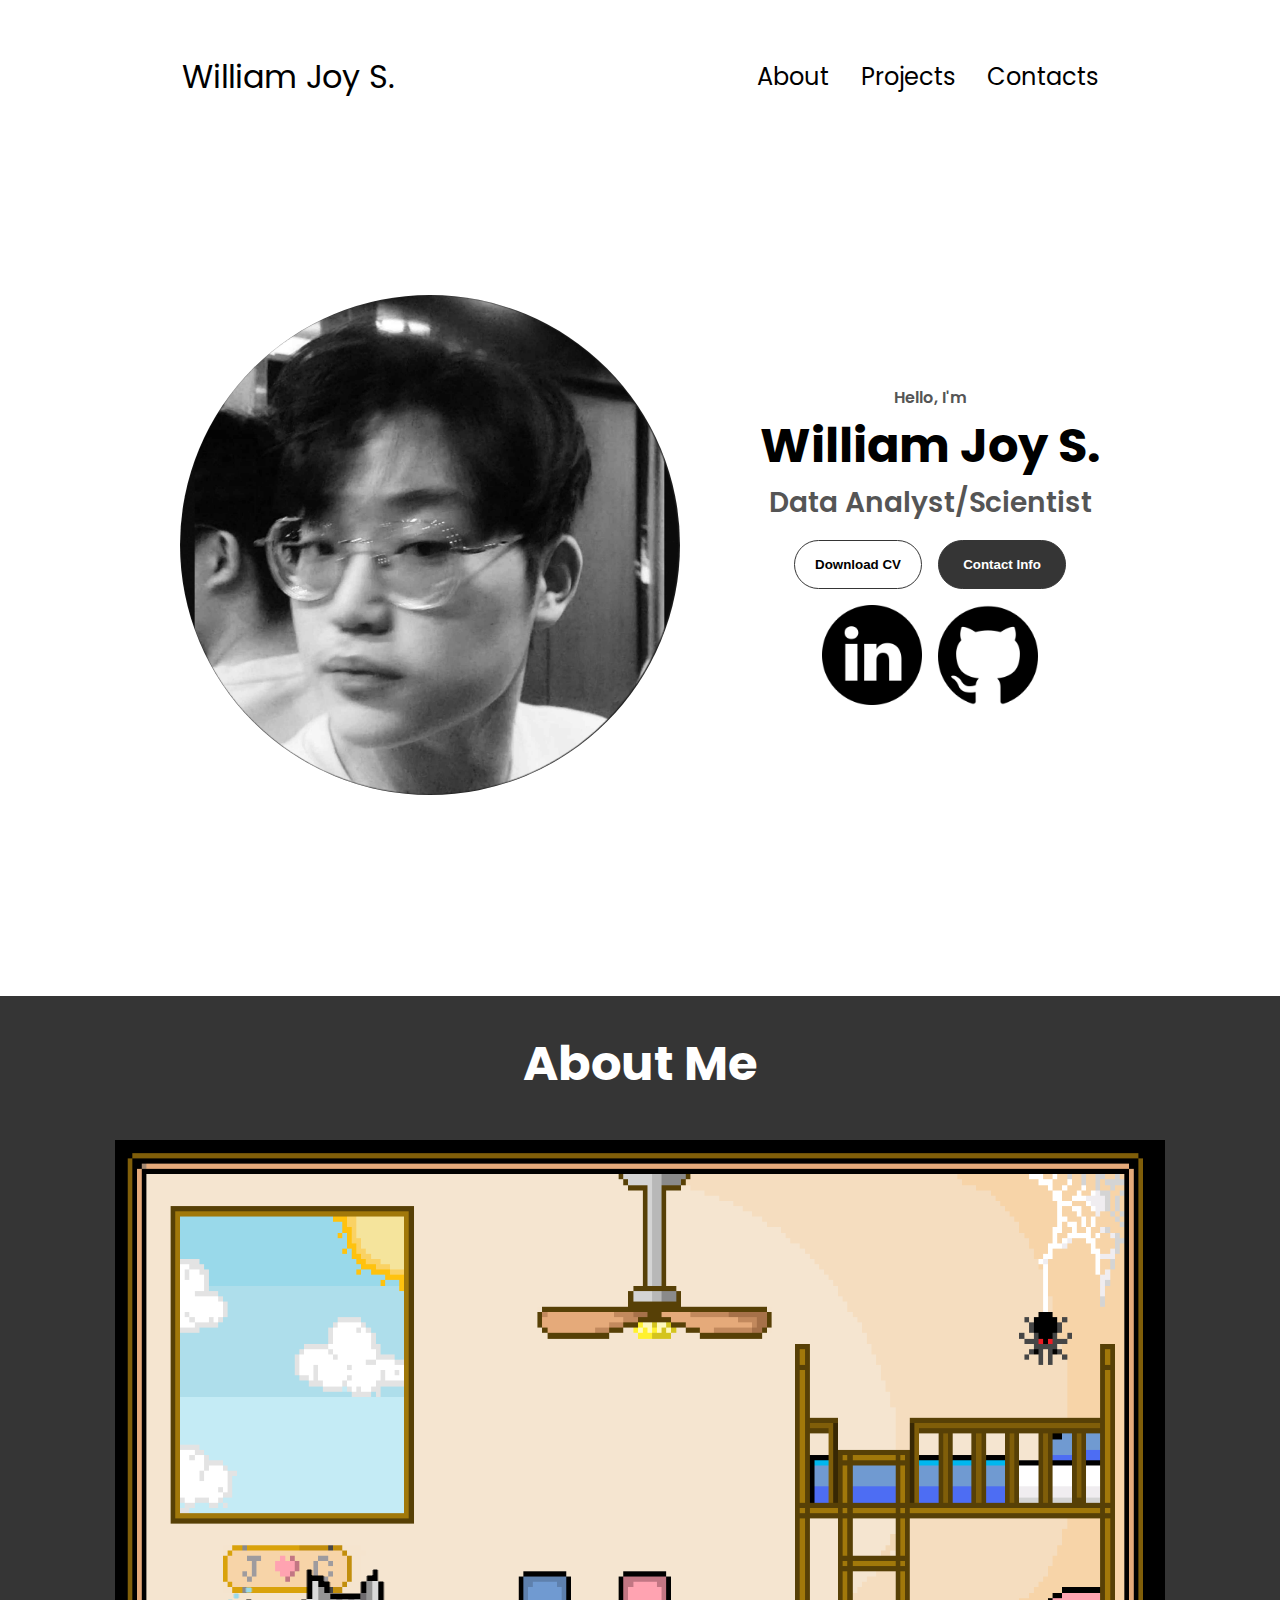
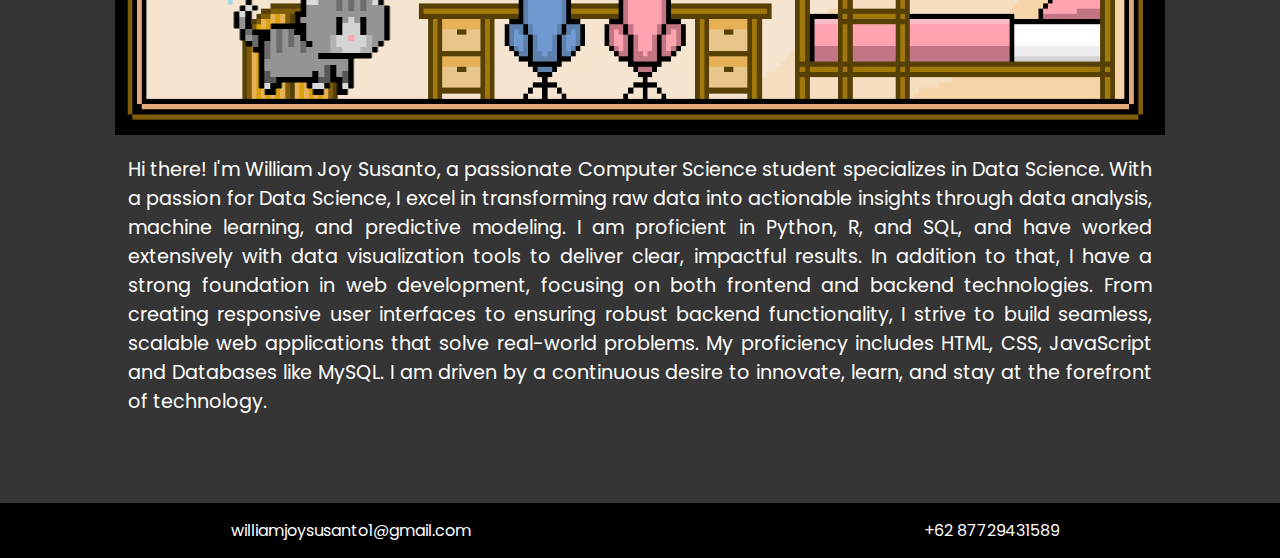
<file: index.html>
<!DOCTYPE html>
<html lang="en">
<head>
    <meta charset="UTF-8">
    <meta name="viewport" content="width=device-width, initial-scale=1.0">
    <title>Portofolio</title>
    <link rel = "stylesheet" href = "style.css">
    <link rel = "stylesheet" href = "media.css">
</head>
<body>
    <nav id = "desktop-nav">
        <div class = "logo">William Joy S.</div>
            <div>
                <ul class = "nav-links">
                    <li><a href="#about">About</a></li>
                    <li><a href="https://github.com/WilliamJoyS">Projects</a></li>
                    <li><a href="#contact">Contacts</a></li>

                </ul>
            </div>
        </div>
    </nav>

    <nav id = "hamburger-nav">
        <div class = "logo">William Joy S.</div>
        <div class = "hamburger-menu">
            <div class = "hamburger-icon" onclick="togglemenu()">
                <span></span>
                <span></span>
                <span></span>
            </div>
            <div class = "menu-links">
                <li><a href="#about" onclick="togglemenu()">About</a></li>
                <li><a href="https://github.com/WilliamJoyS" target="_blank" onclick="togglemenu()">Projects</a></li>
                <li><a href="#contact" onclick="togglemenu()">Contacts</a></li>
            </div>
        </div>
    </nav>
    <section id="profile">
    <div class="profilephoto">
        <img src="FOTO/mukasaya2.png" alt="joy" class="face-image">
    </div>

    <div class="section__text">
        <p class="section__text__p1">Hello, I'm</p>
        <h1 class="title">William Joy S.</h1>
        <p class="section__text__p2">Data Analyst/Scientist</p>
        <div class="btn-container">
          <button
            class="btn btn-color-2"
            onclick="window.open('CV/CV Joy.docx.pdf')">
            Download CV
          </button>
          <button class="btn btn-color-1" onclick="location.href='./#contact'">
            Contact Info
          </button>
        </div>
        <div id="socials-container">
          <img
            src="FOTO/linkedin.png"
            alt="My LinkedIn profile"
            class="icon"
            onclick="location.href='https://www.linkedin.com/in/william-susanto-b449891a4'"
          />
          <img
            src="FOTO/github.png"
            alt="My Github profile"
            class="icon"
            onclick="location.href='https://github.com/WilliamJoyS'"
          />
        </div>
      </div>
    </section>
    <section id="about">
      <p class = "section__text__p1"Get To Know More></p>
      <h1 class = "title">About Me</h1>
      <div class= "section-container">
          <div class="game-container">
            <iframe src="Game/index.html" width="1050" height="595" frameborder="0"></iframe>
            <div class="text-container">
              <p>
                Hi there! I'm William Joy Susanto, a passionate Computer Science student specializes in Data Science. With a passion for Data Science, I excel in transforming raw data into actionable insights through
                data analysis, machine learning, and predictive modeling. I am proficient in Python, R, and SQL, and have worked extensively with data visualization tools to deliver clear, impactful results. 
                In addition to that, I have a strong foundation in web development, focusing on both frontend and backend technologies. From creating responsive user interfaces to ensuring robust
                backend functionality,  I strive to build seamless, scalable web applications that solve real-world problems. My proficiency includes HTML, CSS, JavaScript and Databases like MySQL.
                
                I am driven by a continuous desire to innovate, learn, and stay at the forefront of technology.
              </p>
            </div>
          </div>
          
          </div>

      </div>
      <div>
    </section>

    <footer id="contact">
      <div class="footer-container">
          <div class="footer-item">
              <i class="fas fa-envelope"></i>
              <a href="mailto:williamjoysusanto1@gmail.com">williamjoysusanto1@gmail.com</a>
          </div>
          <div class="footer-item">
              <i class="fas fa-phone"></i>
              <a href="tel:+62 87729431589">+62 87729431589</a>
          </div>
      </div>
  </footer>

    <script src = "script.js"></script>
</body>
</html>
</file>
<file: style.css>
@import url('https://fonts.googleapis.com/css2?family=Poppins:wght@300;400;500;600&display=swap');

* {
    margin: 0;
    padding: 0;
}

body {
    font-family: "Poppins", sans-serif;
}

html {
    scroll-behavior: smooth;
}

p {
    color: rgb(85, 85, 85)
}

a,
.btn {
    transition: all 300ms ease;
}

nav,
.nav-links{
    display: flex;
}

nav {
    justify-content: space-around;
    align-items: center;
    height: 17vh;
}

.nav-links {
    gap: 2rem;
    list-style: none;
    font-size: 1.5rem;
}

a {
    color: black;
    text-decoration: none;
    text-decoration-color: white;
}

a:hover{
    color: grey;
    text-decoration: underline;
    text-underline-offset: 1rem;
    text-decoration-color: rgb(181, 181, 181);
}

.logo{
    font-size: 2rem;
}

.logo:hover{
    cursor: default;
}

#hamburger-nav{
    display: none;
}

.hamburger-menu{
    position: relative;
    display: inline-block
}

.hamburger-icon{
    display: flex;
    flex-direction: column;
    justify-content: space-between;
    height: 24px;
    width: 30px;
    cursor: pointer;
}

.hamburger-icon span{
    width: 100%;
    height: 2px;
    background-color: black;
    transform: all 0.3 ease-in-out;
}

.menu-links{
    position: absolute;
    top: 100%;
    right: 0;
    background-color: white;
    width: fit-content;
    max-height: 0;
    overflow: hidden;
    transform: all 0.3 ease-in-out;
}

.menu-links a{
  opacity: 1;
    display: block;
    padding: 10px;
    text-align: center;
    font-size: 1.5rem;
    color: black;
    text-decoration: none;
    transition: all 0.3 ease-in-out;

}

.menu-links li{
    list-style: none;
}

.menu-links.open{
    max-height: 300px;
}

.hamburger-icon.open span:first-child{
    transform: rotate(45deg) translate(10px, 5px);
}

.hamburger-icon.open span:nth-child(2){
    opacity: 0;
}

.hamburger-icon.open span:last-child{
    transform: rotate(-45deg) translate(10px, -5px);
}

.hamburger-icon span:first-child{
    transform: none;
}

.hamburger-icon span:first-child{
    opacity: 1;
}

.hamburger-icon span:first-child{
    transform: none;
}

/* BAGIAN FOTO */
.profilephoto {
    display: flex;
    justify-content: center;

    margin: auto 0;
}

.face-image {
  height: 500px;
  width: 500px;
  border-radius: 50%;
  object-fit: cover;
  transition: width 0.3s ease, height 0.3s ease;
}

section {
    padding-top: 4vh;
    height: 96vh;
    margin: 0 10rem;
    box-sizing: border-box;
    min-height: fit-content;
  }
  
  .section-container {
    display: flex;
  }
  
  /* PROFILE SECTION */
  
  #profile {
    display: flex;
    justify-content: center;
    gap: 5rem;
    height: 80vh;
  }
  #about {
    text-align: center;
    margin: 40px auto;
  }
  .section__text {
    align-self: center;
    text-align: center;

  }
  
  .section__text p {
    font-weight: 600;
  }
  
  .section__text__p1 {
    text-align: center;
  }
  
  .section__text__p2 {
    font-size: 1.75rem;
    margin-bottom: 1rem;
  }
  
  .title {
    font-size: 3rem;
    text-align: center;
  }
  
  #socials-container {
    display: flex;
    justify-content: center;
    width: 100%;
    height: 100px;
    margin-top: 1rem;
    gap: 1rem;
  }

/* BUTTONS */

.btn-container {
    display: flex;
    justify-content: center;
    gap: 1rem;
  }
  
  .btn {
    font-weight: 600;
    transition: all 300ms ease;
    padding: 1rem;
    width: 8rem;
    border-radius: 2rem;
  }
  
  .btn-color-1,
  .btn-color-2 {
    border: rgb(53, 53, 53) 0.1rem solid;
  }
  
  .btn-color-1:hover,
  .btn-color-2:hover {
    cursor: pointer;
  }
  
  .btn-color-1,
  .btn-color-2:hover {
    background: rgb(53, 53, 53);
    color: white;
  }
  
  .btn-color-1:hover {
    background: rgb(0, 0, 0);
  }
  
  .btn-color-2 {
    background: none;
  }
  
  .btn-color-2:hover {
    border: rgb(255, 255, 255) 0.1rem solid;
  }
  
  .btn-container {
    gap: 1rem;
  }

  #about {
    margin-top: 3rem;
    position: relative;
    background-color: rgb(53, 53, 53);
    color: white;
    padding: 2rem; 
    border-radius: 0px; 
    overflow: hidden;
  }


  .section-container {
    display: flex;
    flex-direction: column;
    justify-content: center;
    align-items: center;
    margin: 40px auto;
    width: 100%;
}

.game-container {
  display: flex;
  flex-direction: column;
  align-items: center;
  justify-content: center; 
  width: 100%;
  overflow: hidden;
}


iframe {
  width: 1050px; 
  height: 595px; 
  border: none;
  transition: transform 0.3s ease; 
  transform-origin: center center; 
}

/* Text container adjustments */
.text-container {
    margin: 20px auto;
    width: 80vw; 
    max-width: 1200px; 
    text-align: justify;
}

.text-container p {
    font-size: 1.2rem; 
    max-width: 100%; 
    color: white;
}


footer {
  margin-top: -45px;
  background-color: black;
  color: white;
  padding: 5px 0;
  text-align: center;
  position: relative;
  bottom: 0;
  width: 100%;
}

.footer-container {
  display: flex;
  flex-direction: column;
  align-items: center;
  justify-content: center;
}

.footer-item {
  margin: 10px 0;
}

.footer-item i {
  margin-right: 10px;
}

.footer-item a {
  color: white;
  text-decoration: none;
  font-size: 16px;
  flex-wrap: nowrap;
}

.footer-item a:hover {
  color: #ccc;
}
</file>
<file: media.css>
@media screen and (max-width: 1400px) {
    #profile {
      height: 83vh;
      margin-bottom: 6rem;
    }

    .about-containers {
      flex-wrap: wrap;
    }

    .footer-container {
      flex-direction: row; /* Switch to row layout on larger screens */
      justify-content: space-around;
  }
  }
  
  @media screen and (max-width: 1200px) {
    #desktop-nav {
      display: none;
    }
    #hamburger-nav {
      display: flex;
    }
    #profile,
    .section-container {
      display: block;
    }
    .arrow {
      display: none;
    }
    section,
    .section-container {
      height: fit-content;
    }
    section {
      margin: 0 5%;
    }
    .section__pic-container {
      width: 275px;
      height: 275px;
      margin: 0 auto 2rem;
    }
    .about-containers {
      margin-top: 0;
    }

    .section-container {
        flex-direction: column;
      }
    
      .title {
        font-size: 30px;
      }
    
      .section__text__p1 {
        font-size: 20px;
      }
    
      .arrow {
        right: 0.8rem;
        bottom: 0.8rem;
        width: 40px;
      }


    .text-container {
        width: 90vw; 
    }

    .text-container p {
        font-size: 1.1rem; 
    }
    .footer-item a {
      font-size: 18px;
  }
  }
  
  @media screen and (max-width: 600px) {
    
    .section-container {
        flex-direction: column;
      }
    
      .title {
        font-size: 24px;
      }
    
      .section__text__p1 {
        font-size: 18px;
      }
    
      iframe {
        width: 100vw; 
        height: calc(100vw * 9 / 16);
    }

    .text-container {
        width: 100vw;
    }

    .text-container p {
        font-size: 0.9rem; 
    }

      .arrow {
        right: 0.5rem;
        bottom: 0.5rem;
        width: 30px;      
      }
    /* Styling for the arrow icon */

    .face-image {
        width: 250px;
        height: 250px;
      }    
    #contact,
    footer {
      height: 40vh;
    }
    #profile {
      height: 83vh;
      margin-bottom: 0;
    }
    article {
      font-size: 1rem;
    }
    footer nav {
      height: fit-content;
      margin-bottom: 2rem;
    }

    .btn-container {
      flex-wrap: wrap;
    }

    .logo {
      font-size: 1.5rem;
    }
    .nav-links {
      flex-direction: column;
      gap: 0.5rem;
      text-align: center;
    }
    .section__pic-container {
      width: auto;
      height: 46vw;
      justify-content: center;
    }
    .section__text__p2 {
      font-size: 1.25rem;
    }
    .title {
      font-size: 2rem;
    }
    .text-container {
        max-width: 80vw; 
    }

    .footer-container {
      flex-direction: column; 
  }
  
  .footer-item {
      justify-content: center; 
      width: 100%; 
  }
  
  .footer-item a {
      display: inline-block;
      text-align: center; 
  }
  
  .footer-item + .footer-item {
      margin-top: 15px; 
  }
  }
</file>
